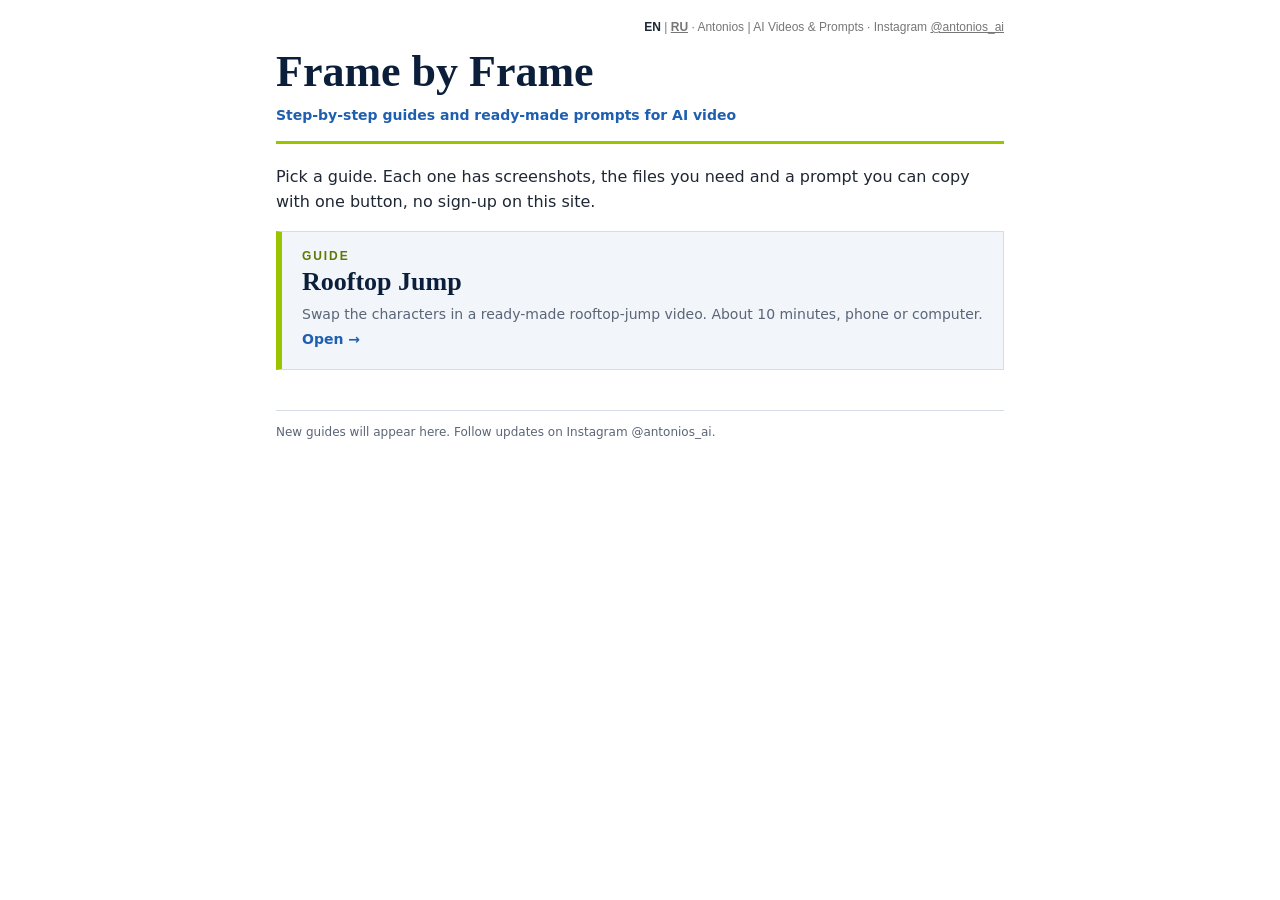
<file: index.html>
<!doctype html><html lang="en"><head><meta charset="utf-8"><meta name="viewport" content="width=device-width,initial-scale=1"><title>Frame by Frame</title>
<meta name="description" content="Step-by-step guides and ready-made prompts for AI video. Antonios | AI Videos & Prompts.">
<link rel="alternate" hreflang="en" href="https://nova-leks.github.io/kadr-za-kadrom/"><link rel="alternate" hreflang="ru" href="https://nova-leks.github.io/kadr-za-kadrom/ru/">
<link rel="stylesheet" href="style.css"></head><body><div class="wrap">
<p class="top"><span class="lang"><b>EN</b> | <a href="ru/" hreflang="ru">RU</a></span> · Antonios | AI Videos &amp; Prompts · Instagram <a href="https://instagram.com/antonios_ai">@antonios_ai</a></p>
<h1>Frame by Frame</h1>
<p class="meta">Step-by-step guides and ready-made prompts for AI video</p>
<p>Pick a guide. Each one has screenshots, the files you need and a prompt you can copy with one button, no sign-up on this site.</p>
<a class="tile" href="rooftop-jump/"><div class="kick" style="margin:0 0 4px">Guide</div><h2>Rooftop Jump</h2><p>Swap the characters in a ready-made rooftop-jump video. About 10 minutes, phone or computer.</p><span>Open →</span></a>
<p class="foot">New guides will appear here. Follow updates on Instagram @antonios_ai.</p>
</div></body></html>
</file>
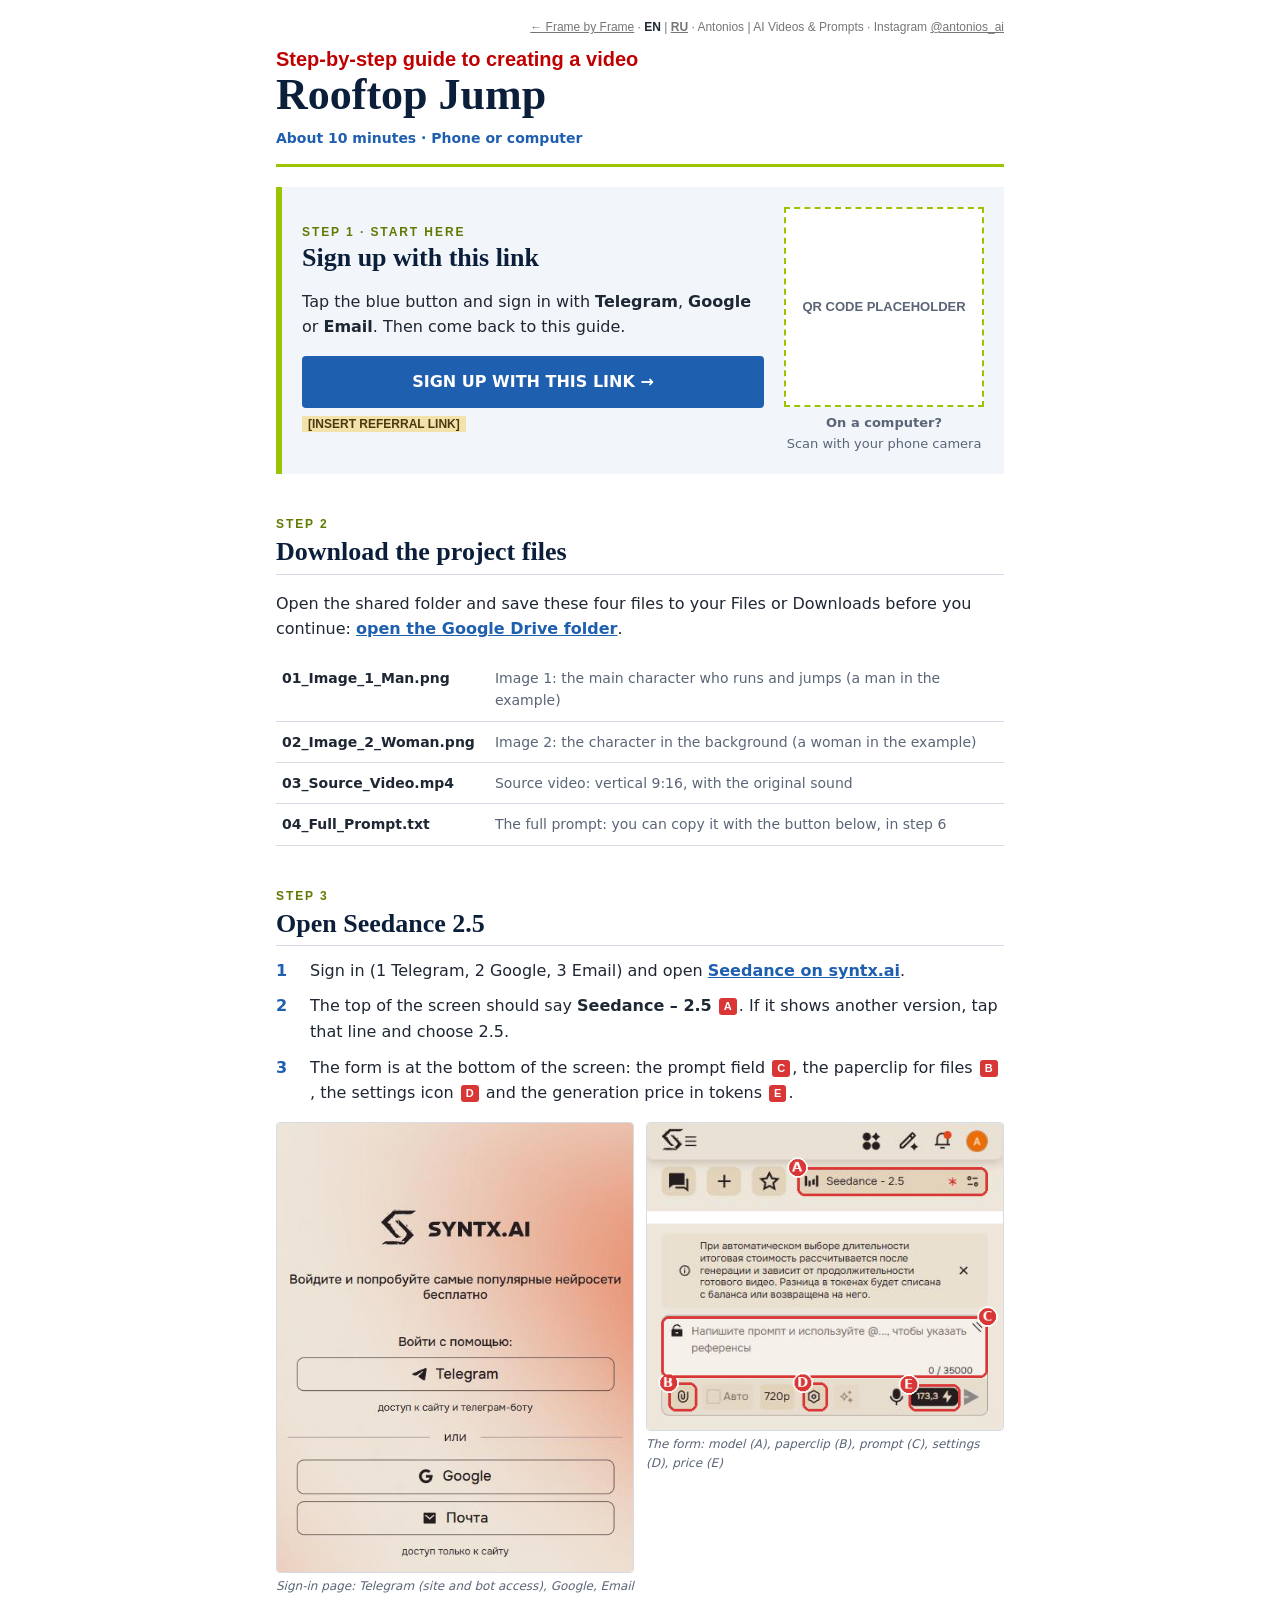
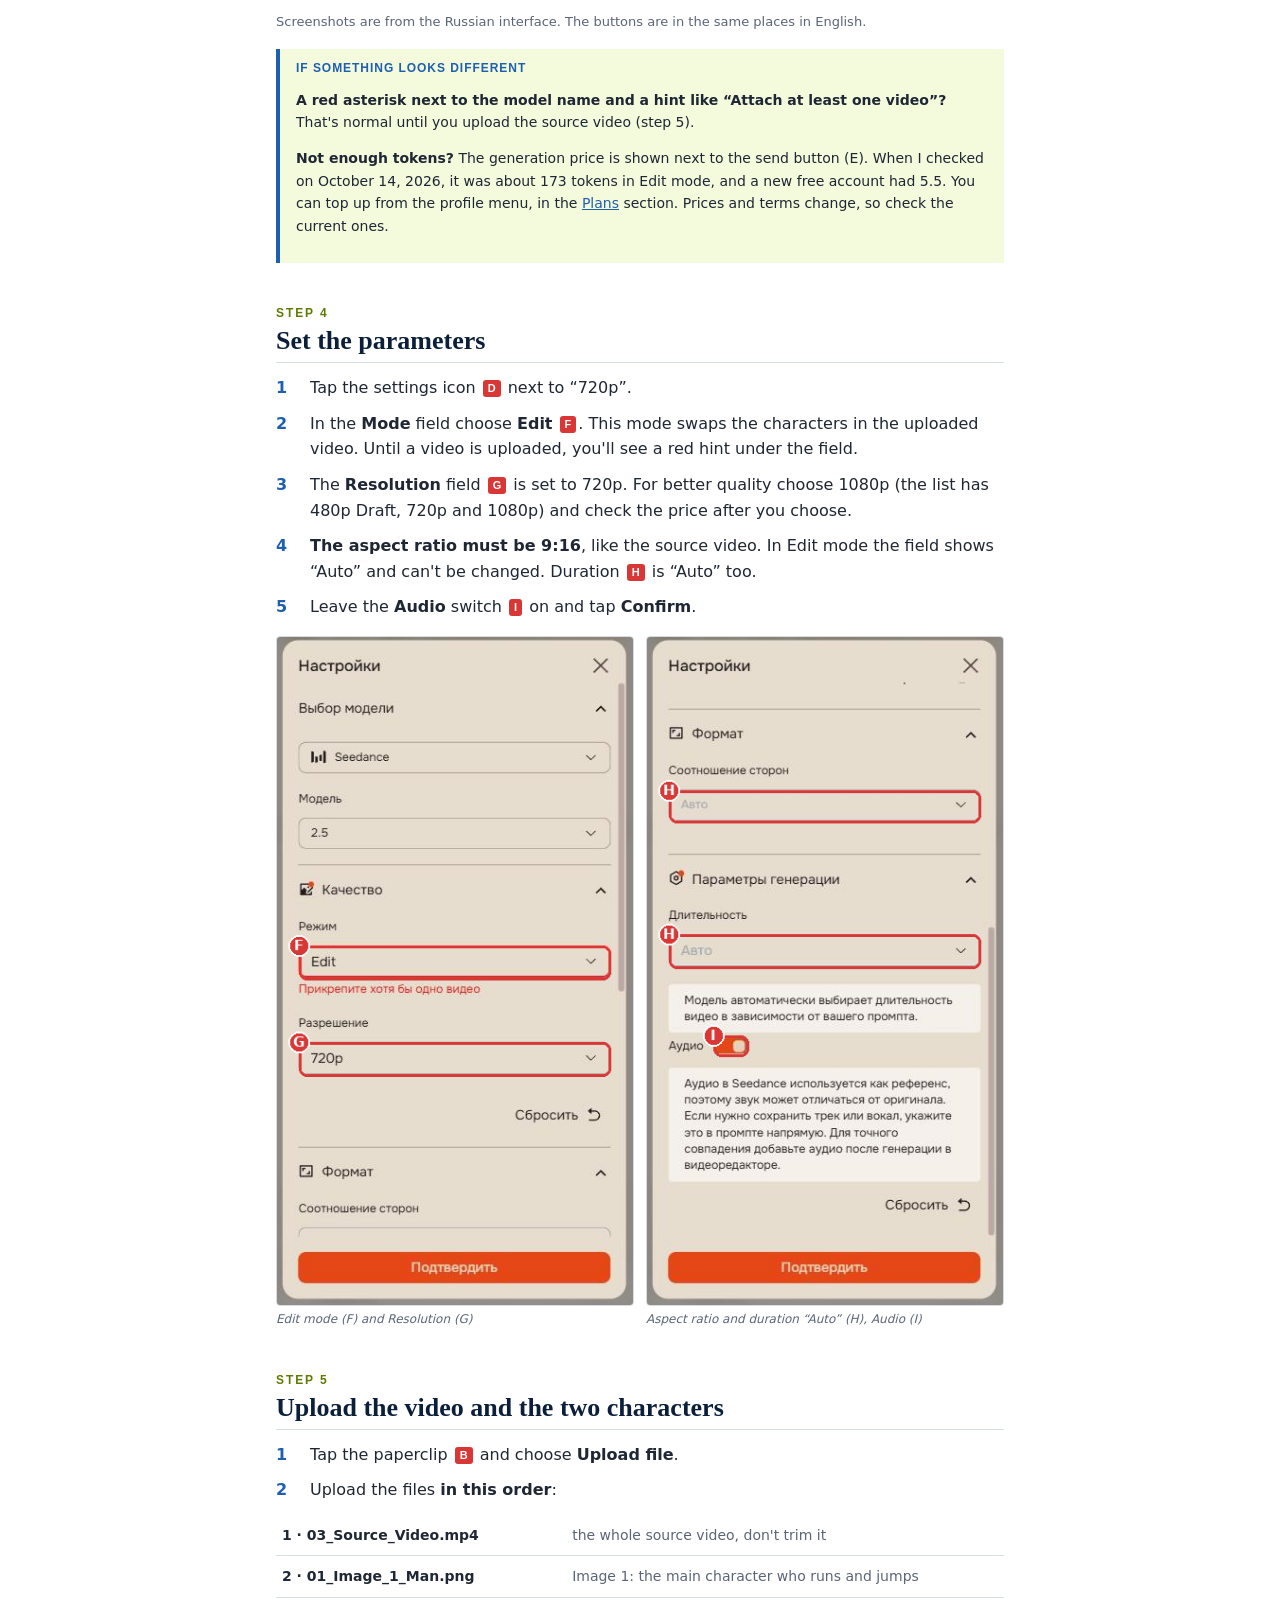
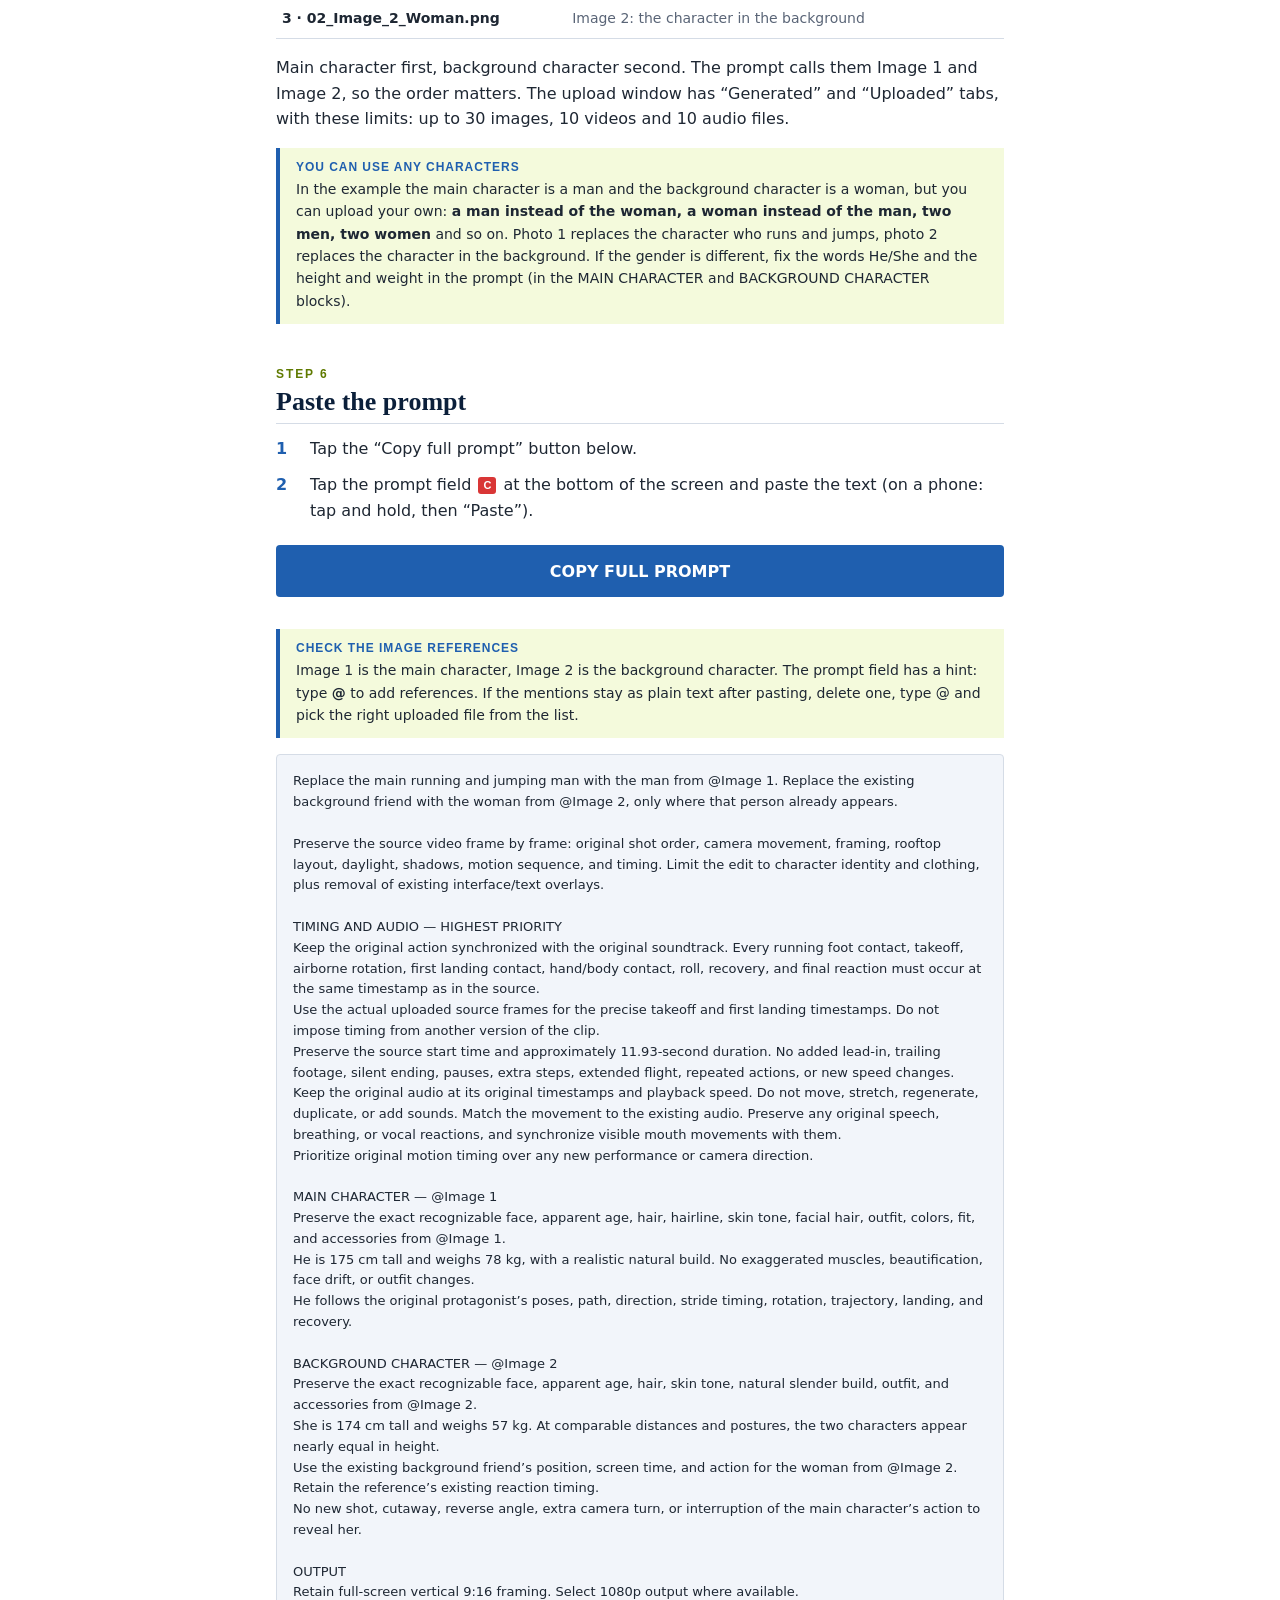
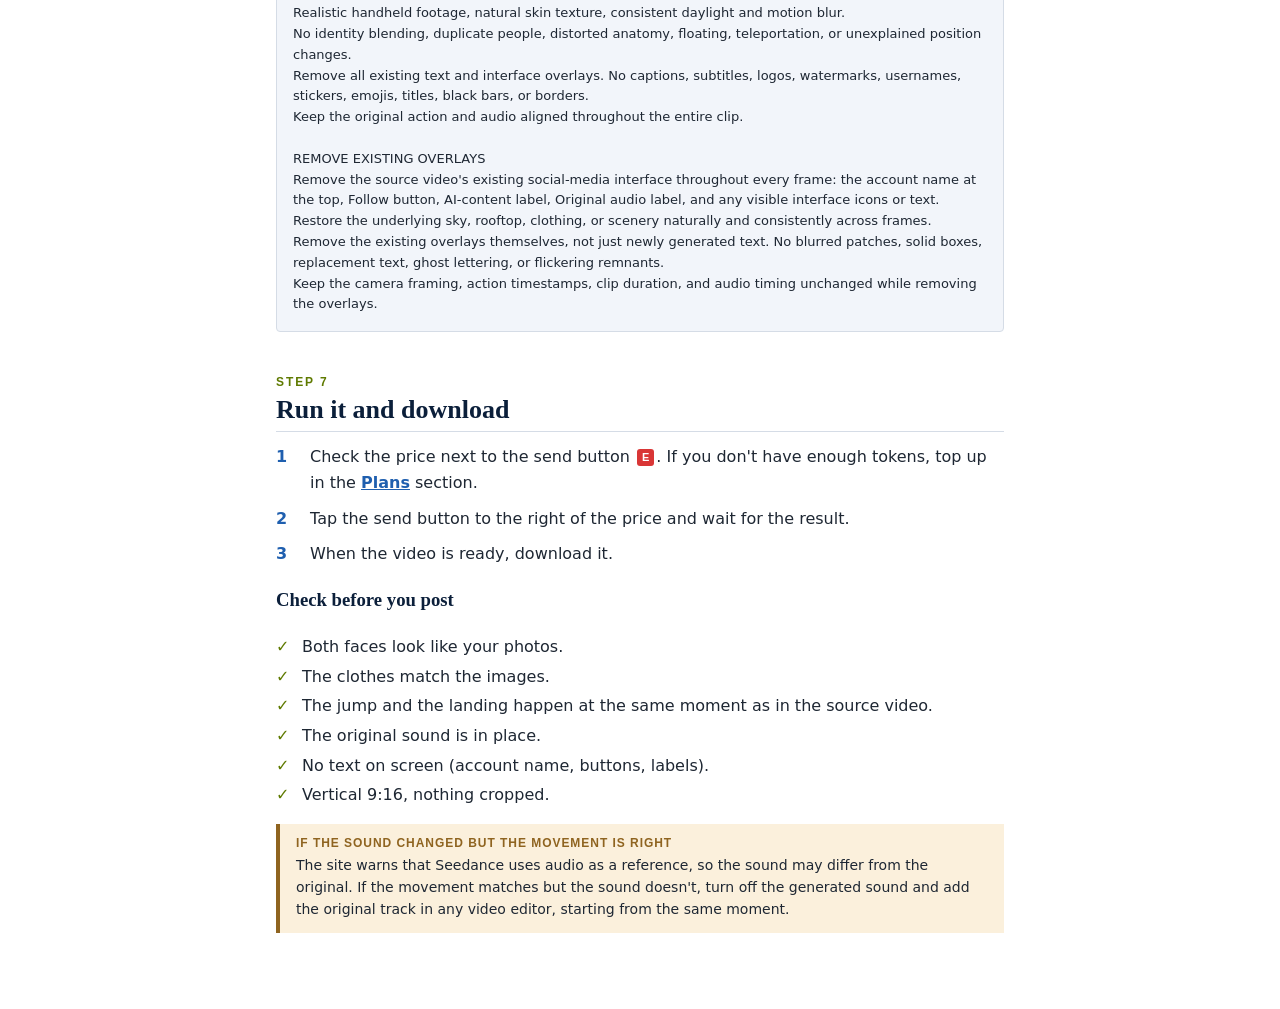
<file: rooftop-jump/index.html>
<!doctype html><html lang="en"><head><meta charset="utf-8"><meta name="viewport" content="width=device-width,initial-scale=1"><title>Rooftop Jump · Frame by Frame</title>
<meta name="description" content="Step-by-step guide: swap the characters in the Rooftop Jump video with Seedance on syntx.ai.">
<link rel="alternate" hreflang="en" href="https://nova-leks.github.io/kadr-za-kadrom/rooftop-jump/"><link rel="alternate" hreflang="ru" href="https://nova-leks.github.io/kadr-za-kadrom/ru/rooftop-jump/">
<link rel="stylesheet" href="../style.css"></head><body><div class="wrap">
<p class="top"><a href="../">← Frame by Frame</a> · <span class="lang"><b>EN</b> | <a href="../ru/rooftop-jump/" hreflang="ru">RU</a></span> · Antonios | AI Videos &amp; Prompts · Instagram <a href="https://instagram.com/antonios_ai">@antonios_ai</a></p>
<p class="red">Step-by-step guide to creating a video</p>
<h1>Rooftop Jump</h1>
<p class="meta">About 10 minutes · Phone or computer</p>

<div class="card"><div>
<div class="kick" style="margin:0 0 4px">Step 1 · Start here</div>
<h2>Sign up with this link</h2>
<p>Tap the blue button and sign in with <b>Telegram</b>, <b>Google</b> or <b>Email</b>. Then come back to this guide.</p>
<a class="btn" id="ref" href="REFERRAL_LINK_HERE" target="_blank" rel="noopener sponsored">SIGN UP WITH THIS LINK →</a>
<span class="ph" id="refph">[INSERT REFERRAL LINK]</span>
</div><div>
<div class="qr" id="qr">QR CODE PLACEHOLDER</div>
<p class="small"><b>On a computer?</b><br>Scan with your phone camera</p>
</div></div>

<div class="kick">Step 2</div><h2>Download the project files</h2>
<p>Open the shared folder and save these four files to your Files or Downloads before you continue: <a href="https://drive.google.com/drive/folders/178pfjOL0a7B9rv44G6L7V-JMb2JosT3e?usp=sharing" target="_blank" rel="noopener"><b>open the Google Drive folder</b></a>.</p>
<table><tr><td>01_Image_1_Man.png</td><td>Image 1: the main character who runs and jumps (a man in the example)</td></tr>
<tr><td>02_Image_2_Woman.png</td><td>Image 2: the character in the background (a woman in the example)</td></tr>
<tr><td>03_Source_Video.mp4</td><td>Source video: vertical 9:16, with the original sound</td></tr>
<tr><td>04_Full_Prompt.txt</td><td>The full prompt: you can copy it with the button below, in step 6</td></tr></table>

<div class="kick">Step 3</div><h2>Open Seedance 2.5</h2>
<ol class="s">
<li>Sign in (1 Telegram, 2 Google, 3 Email) and open <a href="https://syntx.ai/video/seedance" target="_blank" rel="noopener"><b>Seedance on syntx.ai</b></a>.</li>
<li>The top of the screen should say <b>Seedance – 2.5</b> <span class="tag">A</span>. If it shows another version, tap that line and choose 2.5.</li>
<li>The form is at the bottom of the screen: the prompt field <span class="tag">C</span>, the paperclip for files <span class="tag">B</span>, the settings icon <span class="tag">D</span> and the generation price in tokens <span class="tag">E</span>.</li></ol>
<div class="shots"><figure><img src="../img/doc_login.png" alt="syntx.ai sign-in page" loading="lazy"><figcaption>Sign-in page: Telegram (site and bot access), Google, Email</figcaption></figure>
<figure><img src="../img/doc_main.png" alt="Seedance form with markers" loading="lazy"><figcaption>The form: model (A), paperclip (B), prompt (C), settings (D), price (E)</figcaption></figure></div>
<p class="small" style="text-align:left">Screenshots are from the Russian interface. The buttons are in the same places in English.</p>
<div class="call"><b class="h">If something looks different</b>
<p><b>A red asterisk next to the model name and a hint like “Attach at least one video”?</b> That's normal until you upload the source video (step 5).</p>
<p><b>Not enough tokens?</b> The generation price is shown next to the send button (E). When I checked on October 14, 2026, it was about 173 tokens in Edit mode, and a new free account had 5.5. You can top up from the profile menu, in the <a href="https://syntx.ai/user/plans" target="_blank" rel="noopener">Plans</a> section. Prices and terms change, so check the current ones.</p></div>

<div class="kick">Step 4</div><h2>Set the parameters</h2>
<ol class="s">
<li>Tap the settings icon <span class="tag">D</span> next to “720p”.</li>
<li>In the <b>Mode</b> field choose <b>Edit</b> <span class="tag">F</span>. This mode swaps the characters in the uploaded video. Until a video is uploaded, you'll see a red hint under the field.</li>
<li>The <b>Resolution</b> field <span class="tag">G</span> is set to 720p. For better quality choose 1080p (the list has 480p Draft, 720p and 1080p) and check the price after you choose.</li>
<li><b>The aspect ratio must be 9:16</b>, like the source video. In Edit mode the field shows “Auto” and can't be changed. Duration <span class="tag">H</span> is “Auto” too.</li>
<li>Leave the <b>Audio</b> switch <span class="tag">I</span> on and tap <b>Confirm</b>.</li></ol>
<div class="shots"><figure><img src="../img/doc_set_top.png" alt="Settings: mode and resolution" loading="lazy"><figcaption>Edit mode (F) and Resolution (G)</figcaption></figure>
<figure><img src="../img/doc_set_bot.png" alt="Settings: aspect ratio, duration, audio" loading="lazy"><figcaption>Aspect ratio and duration “Auto” (H), Audio (I)</figcaption></figure></div>

<div class="kick">Step 5</div><h2>Upload the video and the two characters</h2>
<ol class="s"><li>Tap the paperclip <span class="tag">B</span> and choose <b>Upload file</b>.</li><li>Upload the files <b>in this order</b>:</li></ol>
<table><tr><td>1 · 03_Source_Video.mp4</td><td>the whole source video, don't trim it</td></tr>
<tr><td>2 · 01_Image_1_Man.png</td><td>Image 1: the main character who runs and jumps</td></tr>
<tr><td>3 · 02_Image_2_Woman.png</td><td>Image 2: the character in the background</td></tr></table>
<p>Main character first, background character second. The prompt calls them Image 1 and Image 2, so the order matters. The upload window has “Generated” and “Uploaded” tabs, with these limits: up to 30 images, 10 videos and 10 audio files.</p>
<div class="call"><b class="h">You can use any characters</b>In the example the main character is a man and the background character is a woman, but you can upload your own: <b>a man instead of the woman, a woman instead of the man, two men, two women</b> and so on. Photo 1 replaces the character who runs and jumps, photo 2 replaces the character in the background. If the gender is different, fix the words He/She and the height and weight in the prompt (in the MAIN CHARACTER and BACKGROUND CHARACTER blocks).</div>

<div class="kick">Step 6</div><h2>Paste the prompt</h2>
<ol class="s"><li>Tap the “Copy full prompt” button below.</li><li>Tap the prompt field <span class="tag">C</span> at the bottom of the screen and paste the text (on a phone: tap and hold, then “Paste”).</li></ol>
<div class="bar"><button class="btn" id="copy" type="button">COPY FULL PROMPT</button><p class="small" id="st" role="status" aria-live="polite"></p></div>
<div class="call"><b class="h">Check the image references</b>Image 1 is the main character, Image 2 is the background character. The prompt field has a hint: type <b>@</b> to add references. If the mentions stay as plain text after pasting, delete one, type @ and pick the right uploaded file from the list.</div>
<pre id="prompt">Replace the main running and jumping man with the man from @Image 1. Replace the existing background friend with the woman from @Image 2, only where that person already appears.

Preserve the source video frame by frame: original shot order, camera movement, framing, rooftop layout, daylight, shadows, motion sequence, and timing. Limit the edit to character identity and clothing, plus removal of existing interface/text overlays.

TIMING AND AUDIO — HIGHEST PRIORITY
Keep the original action synchronized with the original soundtrack. Every running foot contact, takeoff, airborne rotation, first landing contact, hand/body contact, roll, recovery, and final reaction must occur at the same timestamp as in the source.
Use the actual uploaded source frames for the precise takeoff and first landing timestamps. Do not impose timing from another version of the clip.
Preserve the source start time and approximately 11.93-second duration. No added lead-in, trailing footage, silent ending, pauses, extra steps, extended flight, repeated actions, or new speed changes.
Keep the original audio at its original timestamps and playback speed. Do not move, stretch, regenerate, duplicate, or add sounds. Match the movement to the existing audio. Preserve any original speech, breathing, or vocal reactions, and synchronize visible mouth movements with them.
Prioritize original motion timing over any new performance or camera direction.

MAIN CHARACTER — @Image 1
Preserve the exact recognizable face, apparent age, hair, hairline, skin tone, facial hair, outfit, colors, fit, and accessories from @Image 1.
He is 175 cm tall and weighs 78 kg, with a realistic natural build. No exaggerated muscles, beautification, face drift, or outfit changes.
He follows the original protagonist’s poses, path, direction, stride timing, rotation, trajectory, landing, and recovery.

BACKGROUND CHARACTER — @Image 2
Preserve the exact recognizable face, apparent age, hair, skin tone, natural slender build, outfit, and accessories from @Image 2.
She is 174 cm tall and weighs 57 kg. At comparable distances and postures, the two characters appear nearly equal in height.
Use the existing background friend’s position, screen time, and action for the woman from @Image 2. Retain the reference’s existing reaction timing.
No new shot, cutaway, reverse angle, extra camera turn, or interruption of the main character’s action to reveal her.

OUTPUT
Retain full-screen vertical 9:16 framing. Select 1080p output where available.
Realistic handheld footage, natural skin texture, consistent daylight and motion blur.
No identity blending, duplicate people, distorted anatomy, floating, teleportation, or unexplained position changes.
Remove all existing text and interface overlays. No captions, subtitles, logos, watermarks, usernames, stickers, emojis, titles, black bars, or borders.
Keep the original action and audio aligned throughout the entire clip.

REMOVE EXISTING OVERLAYS
Remove the source video&#x27;s existing social-media interface throughout every frame: the account name at the top, Follow button, AI-content label, Original audio label, and any visible interface icons or text.
Restore the underlying sky, rooftop, clothing, or scenery naturally and consistently across frames. Remove the existing overlays themselves, not just newly generated text. No blurred patches, solid boxes, replacement text, ghost lettering, or flickering remnants.
Keep the camera framing, action timestamps, clip duration, and audio timing unchanged while removing the overlays.</pre>

<div class="kick">Step 7</div><h2>Run it and download</h2>
<ol class="s"><li>Check the price next to the send button <span class="tag">E</span>. If you don't have enough tokens, top up in the <a href="https://syntx.ai/user/plans" target="_blank" rel="noopener"><b>Plans</b></a> section.</li>
<li>Tap the send button to the right of the price and wait for the result.</li><li>When the video is ready, download it.</li></ol>
<h3 style="font-family:var(--head);color:var(--navy)">Check before you post</h3>
<ul class="ck"><li>Both faces look like your photos.</li><li>The clothes match the images.</li><li>The jump and the landing happen at the same moment as in the source video.</li><li>The original sound is in place.</li><li>No text on screen (account name, buttons, labels).</li><li>Vertical 9:16, nothing cropped.</li></ul>
<div class="call w"><b class="h">If the sound changed but the movement is right</b>The site warns that Seedance uses audio as a reference, so the sound may differ from the original. If the movement matches but the sound doesn't, turn off the generated sound and add the original track in any video editor, starting from the same moment.</div>
</div>
<script>
(function(){
// Referral link and QR: replace REFERRAL_LINK_HERE in the button above and QR_IMAGE (image path) below.
var QR_IMAGE='';
var ref=document.getElementById('ref');
if(ref.getAttribute('href')!=='REFERRAL_LINK_HERE'){document.getElementById('refph').style.display='none';}
else{ref.addEventListener('click',function(e){e.preventDefault();});}
if(QR_IMAGE){document.getElementById('qr').innerHTML='<img src="'+QR_IMAGE+'" alt="QR code">';}
var btn=document.getElementById('copy'),st=document.getElementById('st'),pre=document.getElementById('prompt'),label=btn.textContent,t;
function ok(){btn.classList.add('done');btn.textContent='COPIED ✓';st.textContent='Now paste the text into the prompt field.';clearTimeout(t);t=setTimeout(function(){btn.classList.remove('done');btn.textContent=label;},3500);}
function sel(){var r=document.createRange();r.selectNodeContents(pre);var s=getSelection();s.removeAllRanges();s.addRange(r);}
function fb(){sel();var d=false;try{d=document.execCommand('copy');}catch(e){}
 if(d){ok();}else{st.textContent='The text is selected. Tap and hold it, then choose “Copy”.';}}
btn.addEventListener('click',function(){var x=pre.textContent;
 if(navigator.clipboard&&navigator.clipboard.writeText){navigator.clipboard.writeText(x).then(ok,fb);}else{fb();}});
})();
</script></body></html>
</file>
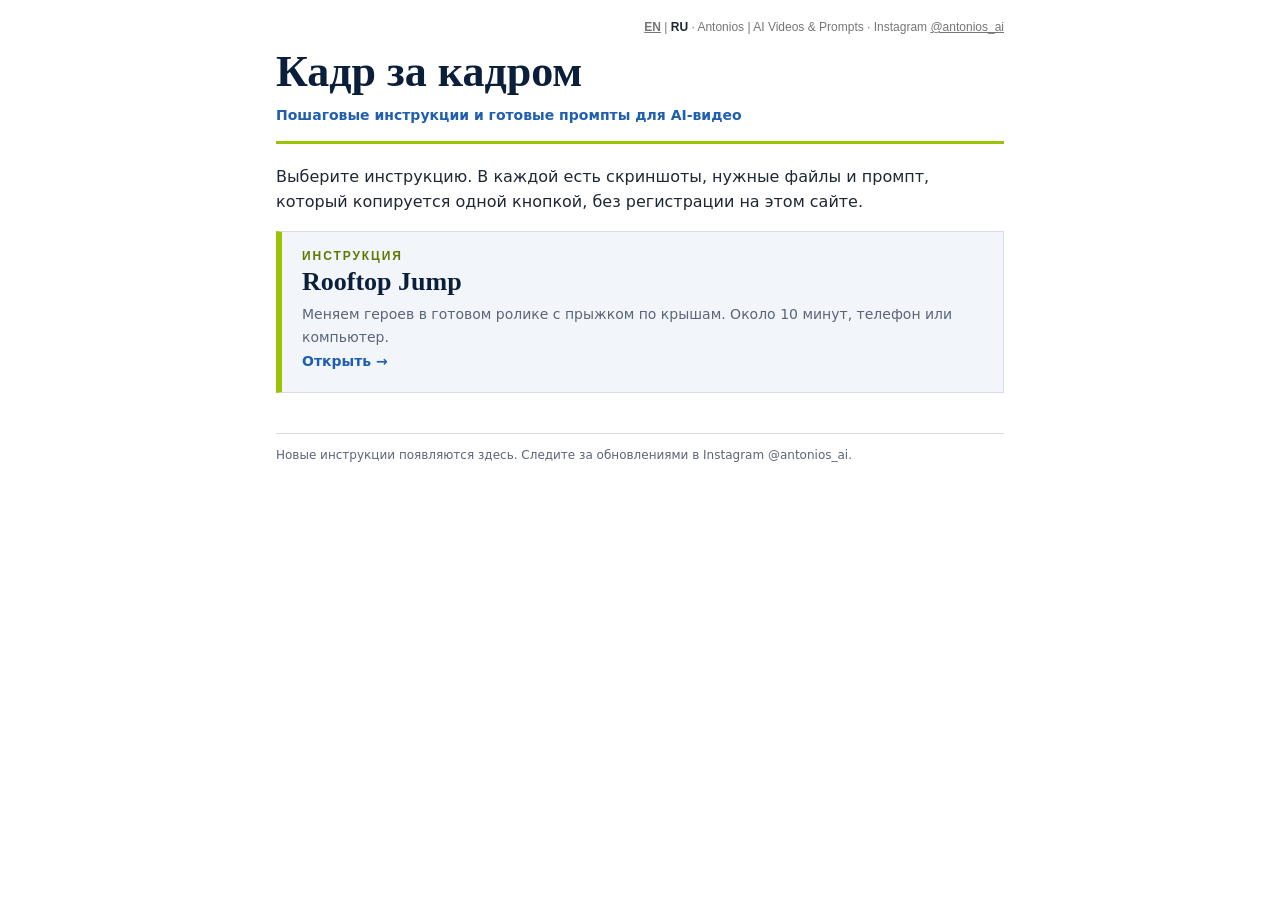
<file: ru/index.html>
<!doctype html><html lang="ru"><head><meta charset="utf-8"><meta name="viewport" content="width=device-width,initial-scale=1"><title>Кадр за кадром</title>
<meta name="description" content="Пошаговые инструкции и готовые промпты для AI-видео. Antonios | AI Videos & Prompts.">
<link rel="alternate" hreflang="en" href="https://nova-leks.github.io/kadr-za-kadrom/"><link rel="alternate" hreflang="ru" href="https://nova-leks.github.io/kadr-za-kadrom/ru/"><link rel="stylesheet" href="../style.css"></head><body><div class="wrap">
<p class="top"><span class="lang"><a href="../" hreflang="en">EN</a> | <b>RU</b></span> · Antonios | AI Videos &amp; Prompts · Instagram <a href="https://instagram.com/antonios_ai">@antonios_ai</a></p>
<h1>Кадр за кадром</h1>
<p class="meta">Пошаговые инструкции и готовые промпты для AI-видео</p>
<p>Выберите инструкцию. В каждой есть скриншоты, нужные файлы и промпт, который копируется одной кнопкой, без регистрации на этом сайте.</p>
<a class="tile" href="rooftop-jump/"><div class="kick" style="margin:0 0 4px">Инструкция</div><h2>Rooftop Jump</h2><p>Меняем героев в готовом ролике с прыжком по крышам. Около 10 минут, телефон или компьютер.</p><span>Открыть →</span></a>
<p class="foot">Новые инструкции появляются здесь. Следите за обновлениями в Instagram @antonios_ai.</p>
</div></body></html>
</file>
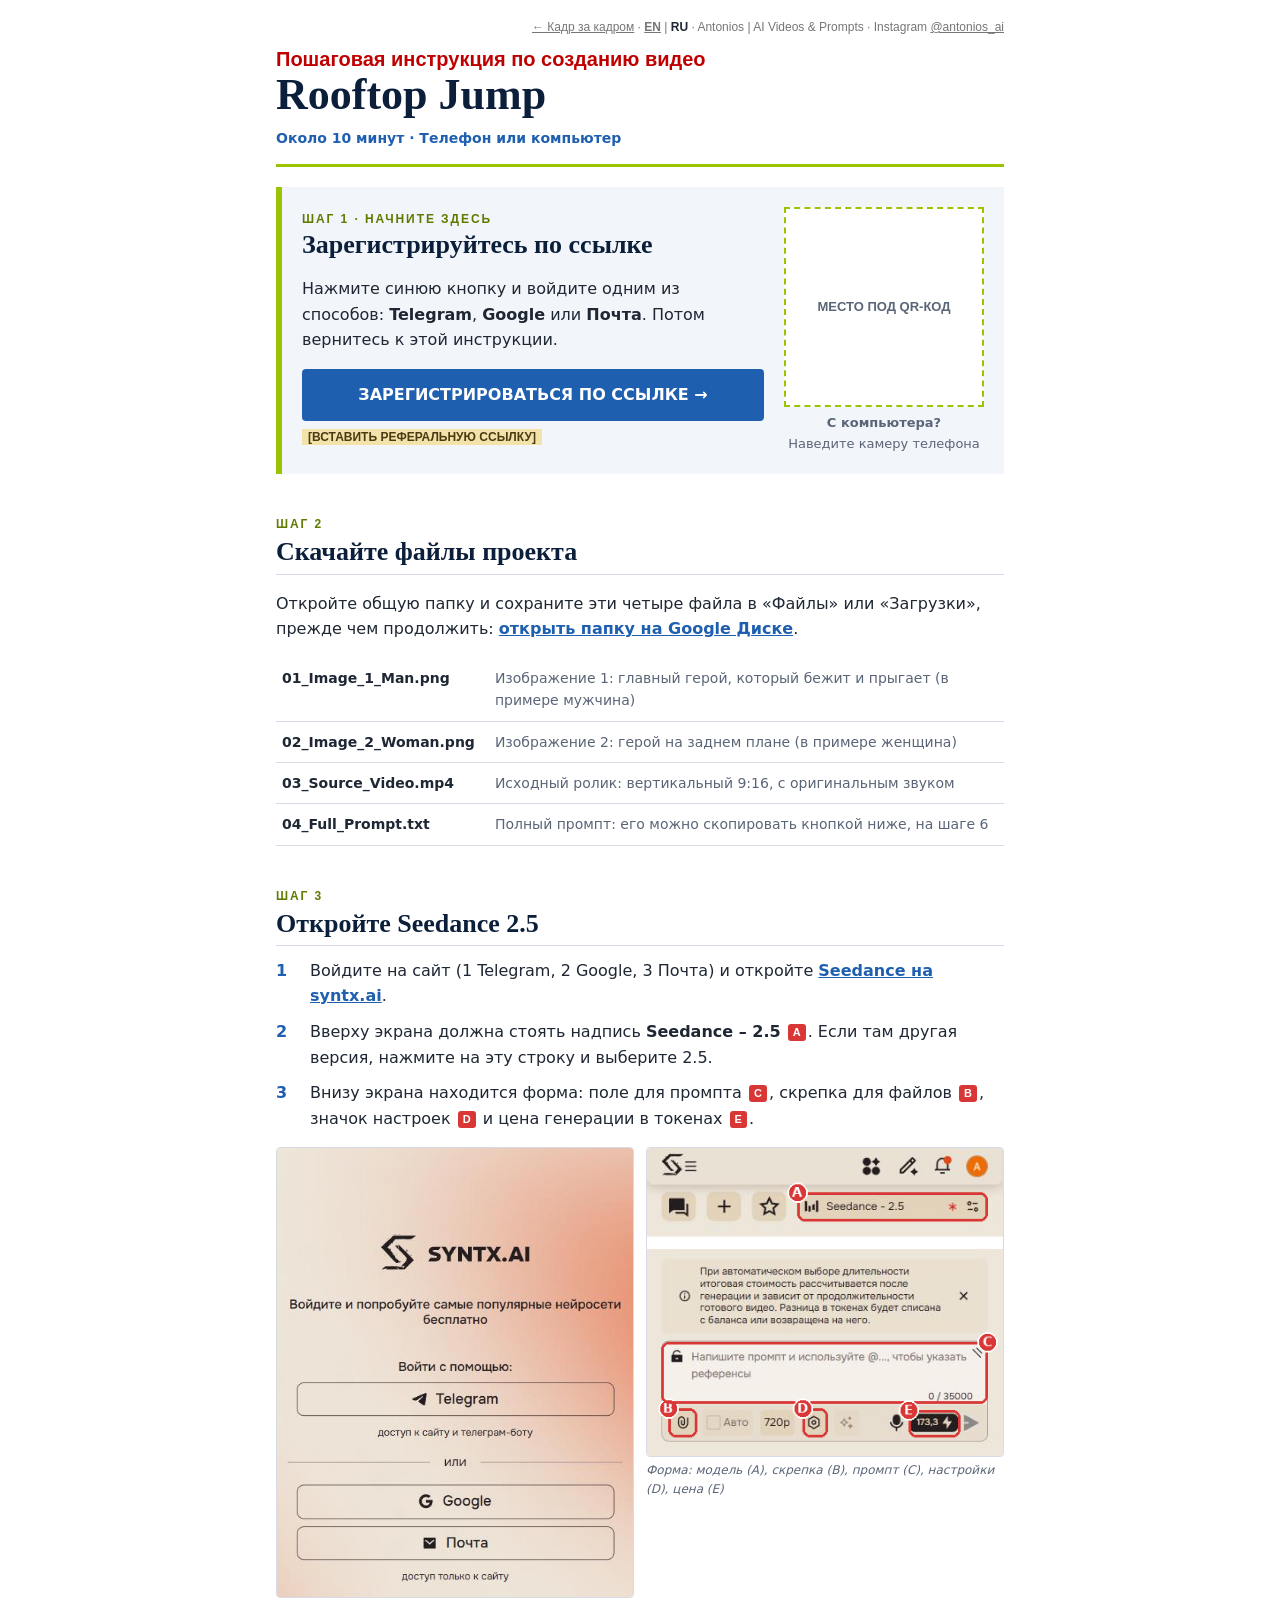
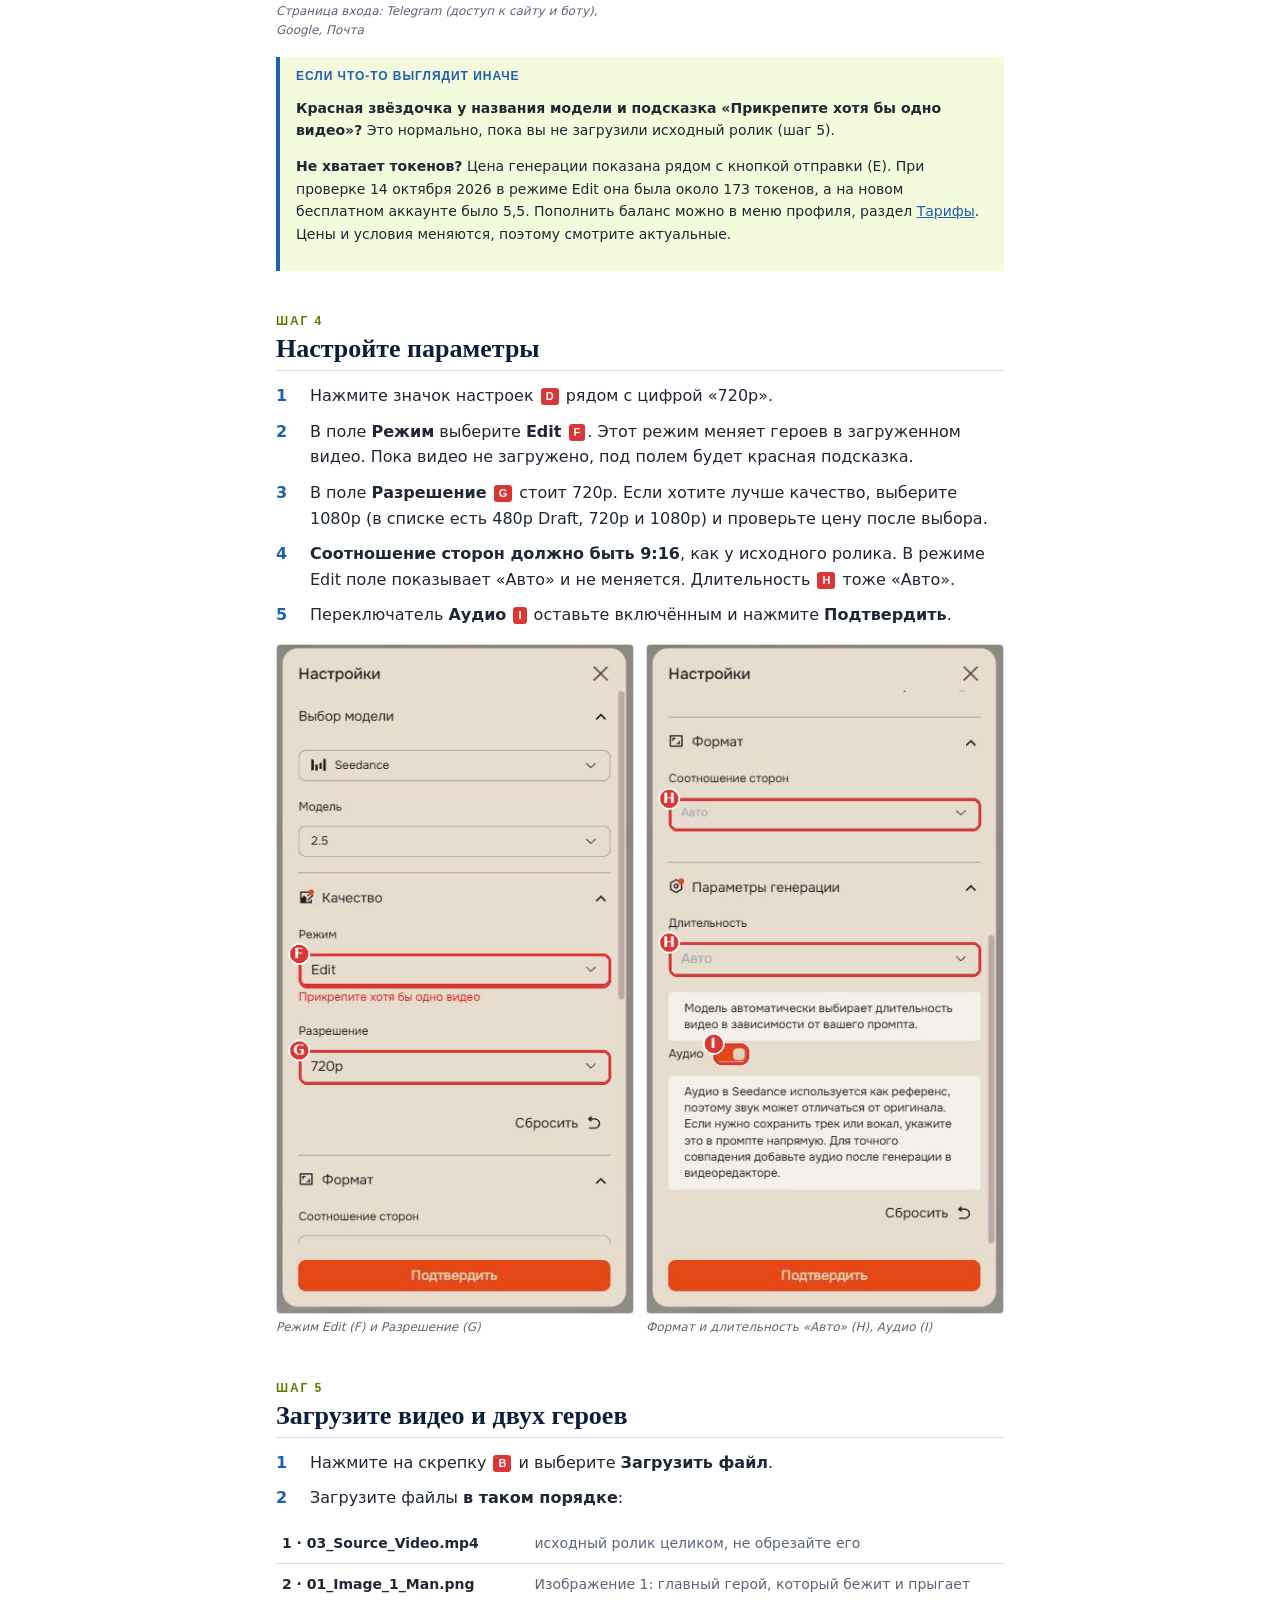
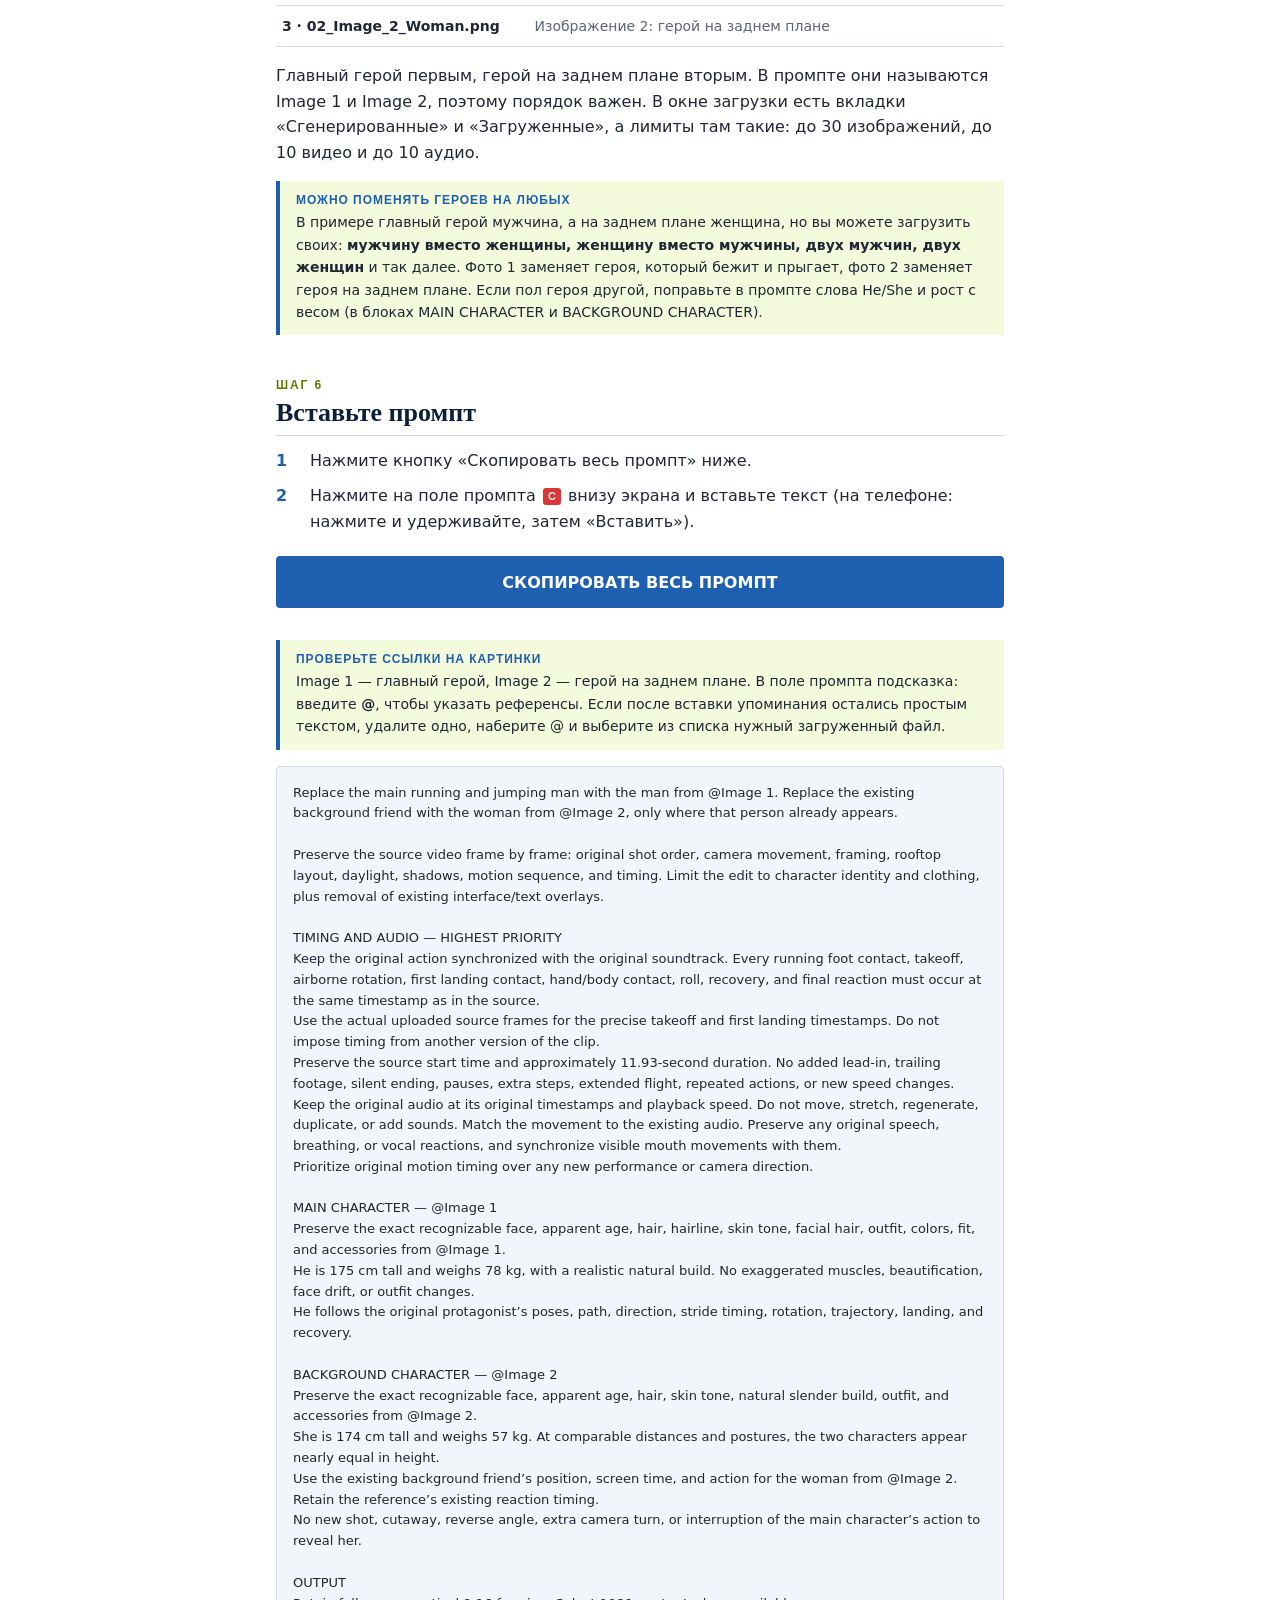
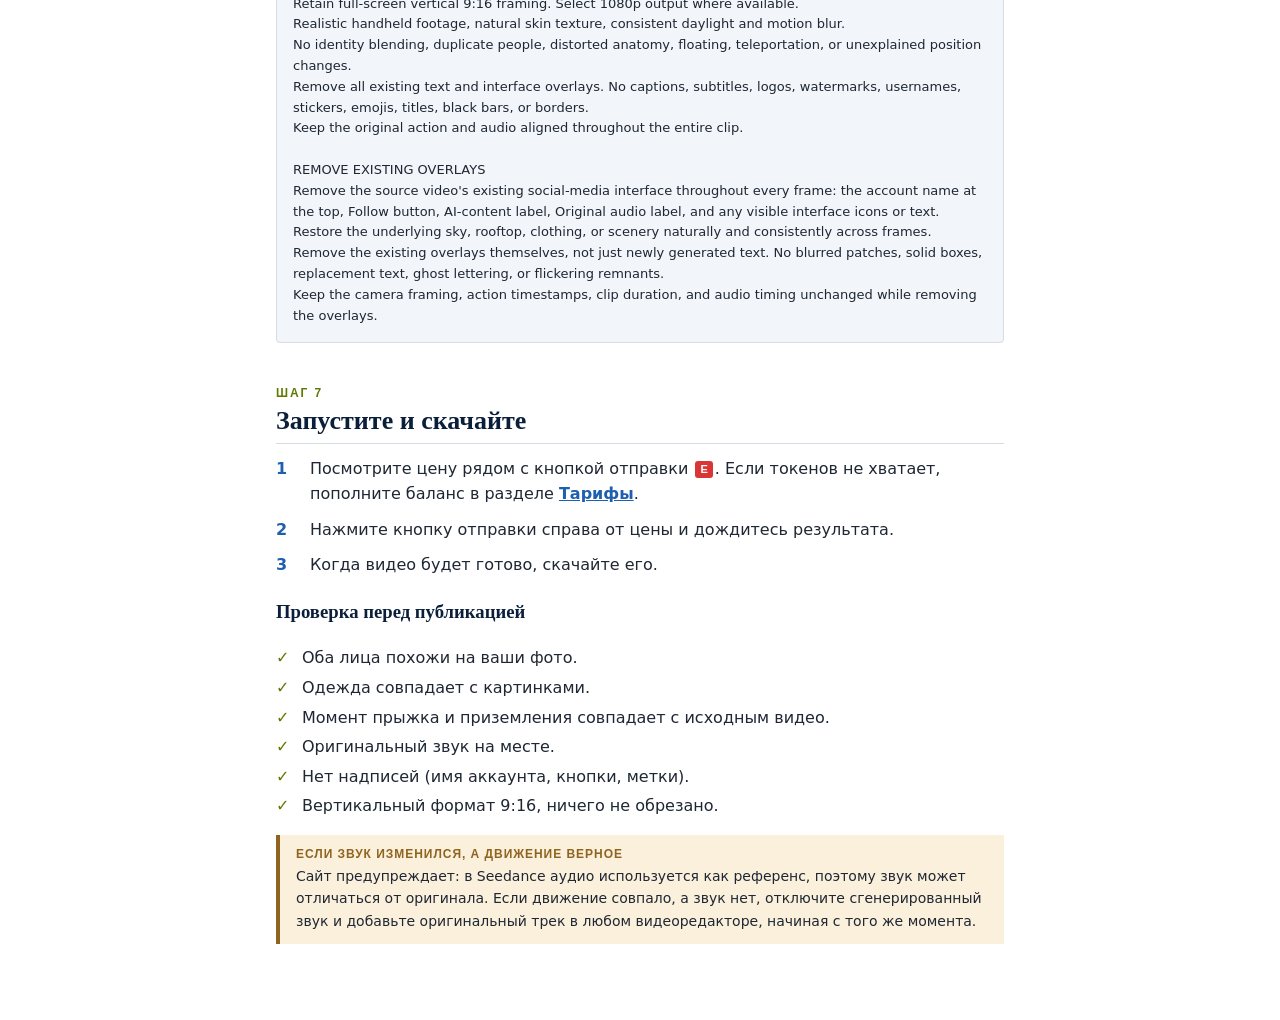
<file: ru/rooftop-jump/index.html>
<!doctype html><html lang="ru"><head><meta charset="utf-8"><meta name="viewport" content="width=device-width,initial-scale=1"><title>Rooftop Jump · Кадр за кадром</title>
<meta name="description" content="Пошаговая инструкция: меняем героев в ролике Rooftop Jump в Seedance на syntx.ai.">
<link rel="alternate" hreflang="en" href="https://nova-leks.github.io/kadr-za-kadrom/rooftop-jump/"><link rel="alternate" hreflang="ru" href="https://nova-leks.github.io/kadr-za-kadrom/ru/rooftop-jump/"><link rel="stylesheet" href="../../style.css"></head><body><div class="wrap">
<p class="top"><a href="../">← Кадр за кадром</a> · <span class="lang"><a href="../../rooftop-jump/" hreflang="en">EN</a> | <b>RU</b></span> · Antonios | AI Videos &amp; Prompts · Instagram <a href="https://instagram.com/antonios_ai">@antonios_ai</a></p>
<p class="red">Пошаговая инструкция по созданию видео</p>
<h1>Rooftop Jump</h1>
<p class="meta">Около 10 минут · Телефон или компьютер</p>

<div class="card"><div>
<div class="kick" style="margin:0 0 4px">Шаг 1 · Начните здесь</div>
<h2>Зарегистрируйтесь по ссылке</h2>
<p>Нажмите синюю кнопку и войдите одним из способов: <b>Telegram</b>, <b>Google</b> или <b>Почта</b>. Потом вернитесь к этой инструкции.</p>
<a class="btn" id="ref" href="REFERRAL_LINK_HERE" target="_blank" rel="noopener sponsored">ЗАРЕГИСТРИРОВАТЬСЯ ПО ССЫЛКЕ →</a>
<span class="ph" id="refph">[ВСТАВИТЬ РЕФЕРАЛЬНУЮ ССЫЛКУ]</span>
</div><div>
<div class="qr" id="qr">МЕСТО ПОД QR-КОД</div>
<p class="small"><b>С компьютера?</b><br>Наведите камеру телефона</p>
</div></div>

<div class="kick">Шаг 2</div><h2>Скачайте файлы проекта</h2>
<p>Откройте общую папку и сохраните эти четыре файла в «Файлы» или «Загрузки», прежде чем продолжить: <a href="https://drive.google.com/drive/folders/178pfjOL0a7B9rv44G6L7V-JMb2JosT3e?usp=sharing" target="_blank" rel="noopener"><b>открыть папку на Google Диске</b></a>.</p>
<table><tr><td>01_Image_1_Man.png</td><td>Изображение 1: главный герой, который бежит и прыгает (в примере мужчина)</td></tr>
<tr><td>02_Image_2_Woman.png</td><td>Изображение 2: герой на заднем плане (в примере женщина)</td></tr>
<tr><td>03_Source_Video.mp4</td><td>Исходный ролик: вертикальный 9:16, с оригинальным звуком</td></tr>
<tr><td>04_Full_Prompt.txt</td><td>Полный промпт: его можно скопировать кнопкой ниже, на шаге 6</td></tr></table>

<div class="kick">Шаг 3</div><h2>Откройте Seedance 2.5</h2>
<ol class="s">
<li>Войдите на сайт (1 Telegram, 2 Google, 3 Почта) и откройте <a href="https://syntx.ai/ru/video/seedance" target="_blank" rel="noopener"><b>Seedance на syntx.ai</b></a>.</li>
<li>Вверху экрана должна стоять надпись <b>Seedance – 2.5</b> <span class="tag">A</span>. Если там другая версия, нажмите на эту строку и выберите 2.5.</li>
<li>Внизу экрана находится форма: поле для промпта <span class="tag">C</span>, скрепка для файлов <span class="tag">B</span>, значок настроек <span class="tag">D</span> и цена генерации в токенах <span class="tag">E</span>.</li></ol>
<div class="shots"><figure><img src="../../img/doc_login.png" alt="Страница входа syntx.ai" loading="lazy"><figcaption>Страница входа: Telegram (доступ к сайту и боту), Google, Почта</figcaption></figure>
<figure><img src="../../img/doc_main.png" alt="Форма Seedance с отметками" loading="lazy"><figcaption>Форма: модель (A), скрепка (B), промпт (C), настройки (D), цена (E)</figcaption></figure></div>
<div class="call"><b class="h">Если что-то выглядит иначе</b>
<p><b>Красная звёздочка у названия модели и подсказка «Прикрепите хотя бы одно видео»?</b> Это нормально, пока вы не загрузили исходный ролик (шаг 5).</p>
<p><b>Не хватает токенов?</b> Цена генерации показана рядом с кнопкой отправки (E). При проверке 14 октября 2026 в режиме Edit она была около 173 токенов, а на новом бесплатном аккаунте было 5,5. Пополнить баланс можно в меню профиля, раздел <a href="https://syntx.ai/ru/user/plans" target="_blank" rel="noopener">Тарифы</a>. Цены и условия меняются, поэтому смотрите актуальные.</p></div>

<div class="kick">Шаг 4</div><h2>Настройте параметры</h2>
<ol class="s">
<li>Нажмите значок настроек <span class="tag">D</span> рядом с цифрой «720p».</li>
<li>В поле <b>Режим</b> выберите <b>Edit</b> <span class="tag">F</span>. Этот режим меняет героев в загруженном видео. Пока видео не загружено, под полем будет красная подсказка.</li>
<li>В поле <b>Разрешение</b> <span class="tag">G</span> стоит 720p. Если хотите лучше качество, выберите 1080p (в списке есть 480p Draft, 720p и 1080p) и проверьте цену после выбора.</li>
<li><b>Соотношение сторон должно быть 9:16</b>, как у исходного ролика. В режиме Edit поле показывает «Авто» и не меняется. Длительность <span class="tag">H</span> тоже «Авто».</li>
<li>Переключатель <b>Аудио</b> <span class="tag">I</span> оставьте включённым и нажмите <b>Подтвердить</b>.</li></ol>
<div class="shots"><figure><img src="../../img/doc_set_top.png" alt="Настройки: режим и разрешение" loading="lazy"><figcaption>Режим Edit (F) и Разрешение (G)</figcaption></figure>
<figure><img src="../../img/doc_set_bot.png" alt="Настройки: формат, длительность, аудио" loading="lazy"><figcaption>Формат и длительность «Авто» (H), Аудио (I)</figcaption></figure></div>

<div class="kick">Шаг 5</div><h2>Загрузите видео и двух героев</h2>
<ol class="s"><li>Нажмите на скрепку <span class="tag">B</span> и выберите <b>Загрузить файл</b>.</li><li>Загрузите файлы <b>в таком порядке</b>:</li></ol>
<table><tr><td>1 · 03_Source_Video.mp4</td><td>исходный ролик целиком, не обрезайте его</td></tr>
<tr><td>2 · 01_Image_1_Man.png</td><td>Изображение 1: главный герой, который бежит и прыгает</td></tr>
<tr><td>3 · 02_Image_2_Woman.png</td><td>Изображение 2: герой на заднем плане</td></tr></table>
<p>Главный герой первым, герой на заднем плане вторым. В промпте они называются Image 1 и Image 2, поэтому порядок важен. В окне загрузки есть вкладки «Сгенерированные» и «Загруженные», а лимиты там такие: до 30 изображений, до 10 видео и до 10 аудио.</p>
<div class="call"><b class="h">Можно поменять героев на любых</b>В примере главный герой мужчина, а на заднем плане женщина, но вы можете загрузить своих: <b>мужчину вместо женщины, женщину вместо мужчины, двух мужчин, двух женщин</b> и так далее. Фото 1 заменяет героя, который бежит и прыгает, фото 2 заменяет героя на заднем плане. Если пол героя другой, поправьте в промпте слова He/She и рост с весом (в блоках MAIN CHARACTER и BACKGROUND CHARACTER).</div>

<div class="kick">Шаг 6</div><h2>Вставьте промпт</h2>
<ol class="s"><li>Нажмите кнопку «Скопировать весь промпт» ниже.</li><li>Нажмите на поле промпта <span class="tag">C</span> внизу экрана и вставьте текст (на телефоне: нажмите и удерживайте, затем «Вставить»).</li></ol>
<div class="bar"><button class="btn" id="copy" type="button">СКОПИРОВАТЬ ВЕСЬ ПРОМПТ</button><p class="small" id="st" role="status" aria-live="polite"></p></div>
<div class="call"><b class="h">Проверьте ссылки на картинки</b>Image 1 — главный герой, Image 2 — герой на заднем плане. В поле промпта подсказка: введите <b>@</b>, чтобы указать референсы. Если после вставки упоминания остались простым текстом, удалите одно, наберите @ и выберите из списка нужный загруженный файл.</div>
<pre id="prompt">Replace the main running and jumping man with the man from @Image 1. Replace the existing background friend with the woman from @Image 2, only where that person already appears.

Preserve the source video frame by frame: original shot order, camera movement, framing, rooftop layout, daylight, shadows, motion sequence, and timing. Limit the edit to character identity and clothing, plus removal of existing interface/text overlays.

TIMING AND AUDIO — HIGHEST PRIORITY
Keep the original action synchronized with the original soundtrack. Every running foot contact, takeoff, airborne rotation, first landing contact, hand/body contact, roll, recovery, and final reaction must occur at the same timestamp as in the source.
Use the actual uploaded source frames for the precise takeoff and first landing timestamps. Do not impose timing from another version of the clip.
Preserve the source start time and approximately 11.93-second duration. No added lead-in, trailing footage, silent ending, pauses, extra steps, extended flight, repeated actions, or new speed changes.
Keep the original audio at its original timestamps and playback speed. Do not move, stretch, regenerate, duplicate, or add sounds. Match the movement to the existing audio. Preserve any original speech, breathing, or vocal reactions, and synchronize visible mouth movements with them.
Prioritize original motion timing over any new performance or camera direction.

MAIN CHARACTER — @Image 1
Preserve the exact recognizable face, apparent age, hair, hairline, skin tone, facial hair, outfit, colors, fit, and accessories from @Image 1.
He is 175 cm tall and weighs 78 kg, with a realistic natural build. No exaggerated muscles, beautification, face drift, or outfit changes.
He follows the original protagonist’s poses, path, direction, stride timing, rotation, trajectory, landing, and recovery.

BACKGROUND CHARACTER — @Image 2
Preserve the exact recognizable face, apparent age, hair, skin tone, natural slender build, outfit, and accessories from @Image 2.
She is 174 cm tall and weighs 57 kg. At comparable distances and postures, the two characters appear nearly equal in height.
Use the existing background friend’s position, screen time, and action for the woman from @Image 2. Retain the reference’s existing reaction timing.
No new shot, cutaway, reverse angle, extra camera turn, or interruption of the main character’s action to reveal her.

OUTPUT
Retain full-screen vertical 9:16 framing. Select 1080p output where available.
Realistic handheld footage, natural skin texture, consistent daylight and motion blur.
No identity blending, duplicate people, distorted anatomy, floating, teleportation, or unexplained position changes.
Remove all existing text and interface overlays. No captions, subtitles, logos, watermarks, usernames, stickers, emojis, titles, black bars, or borders.
Keep the original action and audio aligned throughout the entire clip.

REMOVE EXISTING OVERLAYS
Remove the source video&#x27;s existing social-media interface throughout every frame: the account name at the top, Follow button, AI-content label, Original audio label, and any visible interface icons or text.
Restore the underlying sky, rooftop, clothing, or scenery naturally and consistently across frames. Remove the existing overlays themselves, not just newly generated text. No blurred patches, solid boxes, replacement text, ghost lettering, or flickering remnants.
Keep the camera framing, action timestamps, clip duration, and audio timing unchanged while removing the overlays.</pre>

<div class="kick">Шаг 7</div><h2>Запустите и скачайте</h2>
<ol class="s"><li>Посмотрите цену рядом с кнопкой отправки <span class="tag">E</span>. Если токенов не хватает, пополните баланс в разделе <a href="https://syntx.ai/ru/user/plans" target="_blank" rel="noopener"><b>Тарифы</b></a>.</li>
<li>Нажмите кнопку отправки справа от цены и дождитесь результата.</li><li>Когда видео будет готово, скачайте его.</li></ol>
<h3 style="font-family:var(--head);color:var(--navy)">Проверка перед публикацией</h3>
<ul class="ck"><li>Оба лица похожи на ваши фото.</li><li>Одежда совпадает с картинками.</li><li>Момент прыжка и приземления совпадает с исходным видео.</li><li>Оригинальный звук на месте.</li><li>Нет надписей (имя аккаунта, кнопки, метки).</li><li>Вертикальный формат 9:16, ничего не обрезано.</li></ul>
<div class="call w"><b class="h">Если звук изменился, а движение верное</b>Сайт предупреждает: в Seedance аудио используется как референс, поэтому звук может отличаться от оригинала. Если движение совпало, а звук нет, отключите сгенерированный звук и добавьте оригинальный трек в любом видеоредакторе, начиная с того же момента.</div>
</div>
<script>
(function(){
// Реферальная ссылка и QR: замените REFERRAL_LINK_HERE в кнопке выше и QR_IMAGE (путь к картинке) ниже.
var QR_IMAGE='';
var ref=document.getElementById('ref');
if(ref.getAttribute('href')!=='REFERRAL_LINK_HERE'){document.getElementById('refph').style.display='none';}
else{ref.addEventListener('click',function(e){e.preventDefault();});}
if(QR_IMAGE){document.getElementById('qr').innerHTML='<img src="'+QR_IMAGE+'" alt="QR-код">';}
var btn=document.getElementById('copy'),st=document.getElementById('st'),pre=document.getElementById('prompt'),label=btn.textContent,t;
function ok(){btn.classList.add('done');btn.textContent='СКОПИРОВАНО ✓';st.textContent='Теперь вставьте текст в поле промпта.';clearTimeout(t);t=setTimeout(function(){btn.classList.remove('done');btn.textContent=label;},3500);}
function sel(){var r=document.createRange();r.selectNodeContents(pre);var s=getSelection();s.removeAllRanges();s.addRange(r);}
function fb(){sel();var d=false;try{d=document.execCommand('copy');}catch(e){}
 if(d){ok();}else{st.textContent='Текст выделен. Нажмите на него и удерживайте, затем выберите «Копировать».';}}
btn.addEventListener('click',function(){var x=pre.textContent;
 if(navigator.clipboard&&navigator.clipboard.writeText){navigator.clipboard.writeText(x).then(ok,fb);}else{fb();}});
})();
</script></body></html>
</file>
<file: style.css>
:root{--navy:#0B1F3A;--blue:#1F5FAF;--lime:#9BC400;--olive:#5F7A00;--grey:#5A6577;--card:#F2F5FA;--limebg:#F4FADC;--line:#D5DCE6;--bg:#FFFFFF;--fg:#1E2733;--amber:#8F6420;--amberbg:#FBF0DC;--head:Georgia,'Times New Roman',serif;--body:Verdana,Geneva,'DejaVu Sans',sans-serif}
@media (prefers-color-scheme:dark){:root:not([data-theme=light]){--bg:#0F1724;--fg:#E6EBF2;--navy:#F2F6FC;--blue:#6FA3E8;--grey:#A3AEBF;--card:#18233A;--limebg:#1F2A12;--line:#2C3A52;--olive:#B7D84A;--amber:#E3B766;--amberbg:#2B2413;color-scheme:dark}}
*{box-sizing:border-box}
body{margin:0;background:var(--bg);color:var(--fg);font-family:var(--body);font-size:16px;line-height:1.6}
.wrap{max-width:760px;margin:0 auto;padding:20px 16px 60px}
.top{text-align:right;font:12px Arial,sans-serif;color:#767676;margin:0 0 14px}
.top a{color:inherit}
h1{font-family:var(--head);color:var(--navy);font-size:clamp(30px,7vw,44px);line-height:1.1;margin:0 0 8px;text-wrap:balance}
h2{font-family:var(--head);color:var(--navy);font-size:26px;line-height:1.2;margin:0 0 10px;padding-bottom:6px;border-bottom:1px solid var(--line)}
.kick{font:700 12px/1 Arial,sans-serif;letter-spacing:.16em;text-transform:uppercase;color:var(--olive);margin:44px 0 6px}
.red{font:700 clamp(16px,4vw,20px) Arial,sans-serif;color:#C00000;margin:0}
.meta{color:var(--blue);font-weight:700;font-size:14px;margin:0 0 20px;padding-bottom:14px;border-bottom:3px solid var(--lime)}
a{color:var(--blue)}
.card{background:var(--card);border-left:6px solid var(--lime);padding:20px;display:grid;gap:20px;grid-template-columns:1fr}
@media(min-width:620px){.card{grid-template-columns:1fr 200px;align-items:center}}
.card h2{border:0;padding:0;margin:4px 0 8px}
.btn{display:block;background:var(--blue);color:#fff!important;text-decoration:none;font:700 16px var(--body);text-align:center;padding:16px 20px;border:0;border-radius:4px;width:100%;cursor:pointer;min-height:52px}
.btn.done{background:var(--limebg);color:var(--olive)!important;outline:2px solid var(--olive)}
.qr{border:2px dashed var(--lime);background:var(--bg);aspect-ratio:1;display:flex;align-items:center;justify-content:center;text-align:center;font:700 13px Arial,sans-serif;color:var(--grey);padding:10px}
.qr img{width:100%;height:auto}
.small{font-size:13px;color:var(--grey);text-align:center;margin:6px 0 0}
.ph{background:#F3E2A9;color:#4A3A12;font:700 12px Arial,sans-serif;padding:1px 6px;display:inline-block;margin-top:8px}
table{border-collapse:collapse;width:100%;font-size:14px}
td{padding:9px 6px;border-bottom:1px solid var(--line);vertical-align:top}
td:first-child{font-weight:700;white-space:nowrap;padding-right:14px}td+td{color:var(--grey)}
ol.s{padding-left:0;list-style:none;counter-reset:n;margin:12px 0}
ol.s li{counter-increment:n;position:relative;padding-left:34px;margin:0 0 10px}
ol.s li::before{content:counter(n);position:absolute;left:0;top:0;font-weight:700;color:var(--blue)}
.tag{display:inline-block;background:#D93636;color:#fff;font:700 11px Arial,sans-serif;border-radius:3px;padding:0 5px;margin:0 2px;line-height:17px;vertical-align:1px}
.shots{display:grid;grid-template-columns:1fr 1fr;gap:12px;margin:16px 0}
.shots figure{margin:0}.shots img{width:100%;height:auto;border:1px solid var(--line);border-radius:4px;display:block}
figcaption{font-size:12px;color:var(--grey);font-style:italic;margin-top:4px}
.call{background:var(--limebg);border-left:4px solid var(--blue);padding:12px 16px;margin:16px 0;font-size:14px}
.call b.h{display:block;font:700 12px Arial,sans-serif;letter-spacing:.08em;text-transform:uppercase;color:var(--blue);margin-bottom:4px}
.call.w{background:var(--amberbg);border-color:var(--amber)}.call.w b.h{color:var(--amber)}
pre{background:var(--card);border:1px solid var(--line);border-radius:4px;padding:16px;font:13px/1.6 var(--body);white-space:pre-wrap;overflow-wrap:anywhere;margin:10px 0}
.bar{position:sticky;top:0;background:var(--bg);padding:10px 0;z-index:2}
ul.ck{list-style:none;padding:0}ul.ck li{padding-left:26px;position:relative;margin:4px 0}ul.ck li::before{content:"✓";position:absolute;left:0;color:var(--olive);font-weight:700}
.foot{font-size:12px;color:var(--grey);margin-top:40px;border-top:1px solid var(--line);padding-top:12px}
.tile{display:block;text-decoration:none;color:inherit;border:1px solid var(--line);border-left:6px solid var(--lime);padding:18px 20px;background:var(--card);margin:14px 0}
.tile:hover{border-left-color:var(--blue)}
.tile h2{border:0;margin:0 0 6px;padding:0}.tile p{margin:0;color:var(--grey);font-size:14px}
.tile span{color:var(--blue);font-weight:700;font-size:14px}
@media(max-width:619px){.card>div:nth-child(2){display:none}}
.lang b{color:var(--fg)}.lang a{font-weight:700}
</file>
